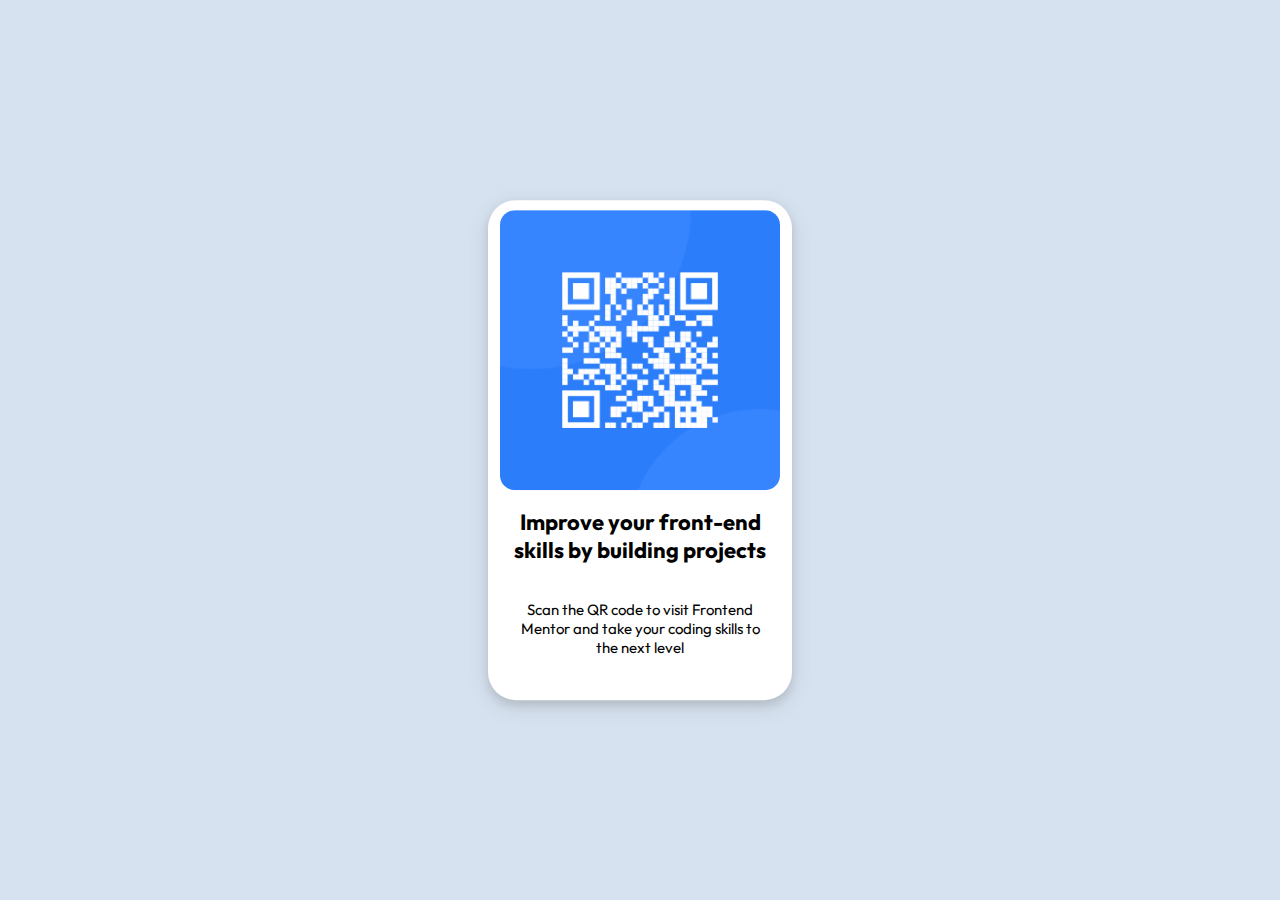
<file: index.html>
<!DOCTYPE html>
<html lang="en">

<head>
  <meta charset="UTF-8">
  <meta name="viewport" content="width=device-width, initial-scale=1.0">
  <link rel="stylesheet" href="https://fonts.googleapis.com/css?family=Sofia">
  <link rel="preconnect" href="https://fonts.googleapis.com">
  <link rel="preconnect" href="https://fonts.gstatic.com" crossorigin>
  <link href="https://fonts.googleapis.com/css2?family=Outfit&display=swap" rel="stylesheet">
  <link rel="icon" type="image/png" sizes="32x32" href="./images/favicon-32x32.png">
  <link rel="stylesheet" href="index.css">
  <title>Frontend Mentor | QR code component</title>
</head>

<body>
  <main role="main">
    <div class="center">
      <div id="image">
        <img src="images/image-qr-code.png" alt="QR CODE">
      </div>
      <div id="fi">
        <h1>Improve your front-end skills by building projects</h1>
        <p>Scan the QR code to visit Frontend Mentor and take your coding skills to the next level</p>
      </div>
    </div>
    </div>
  </main>
</body>

</html>
</file>
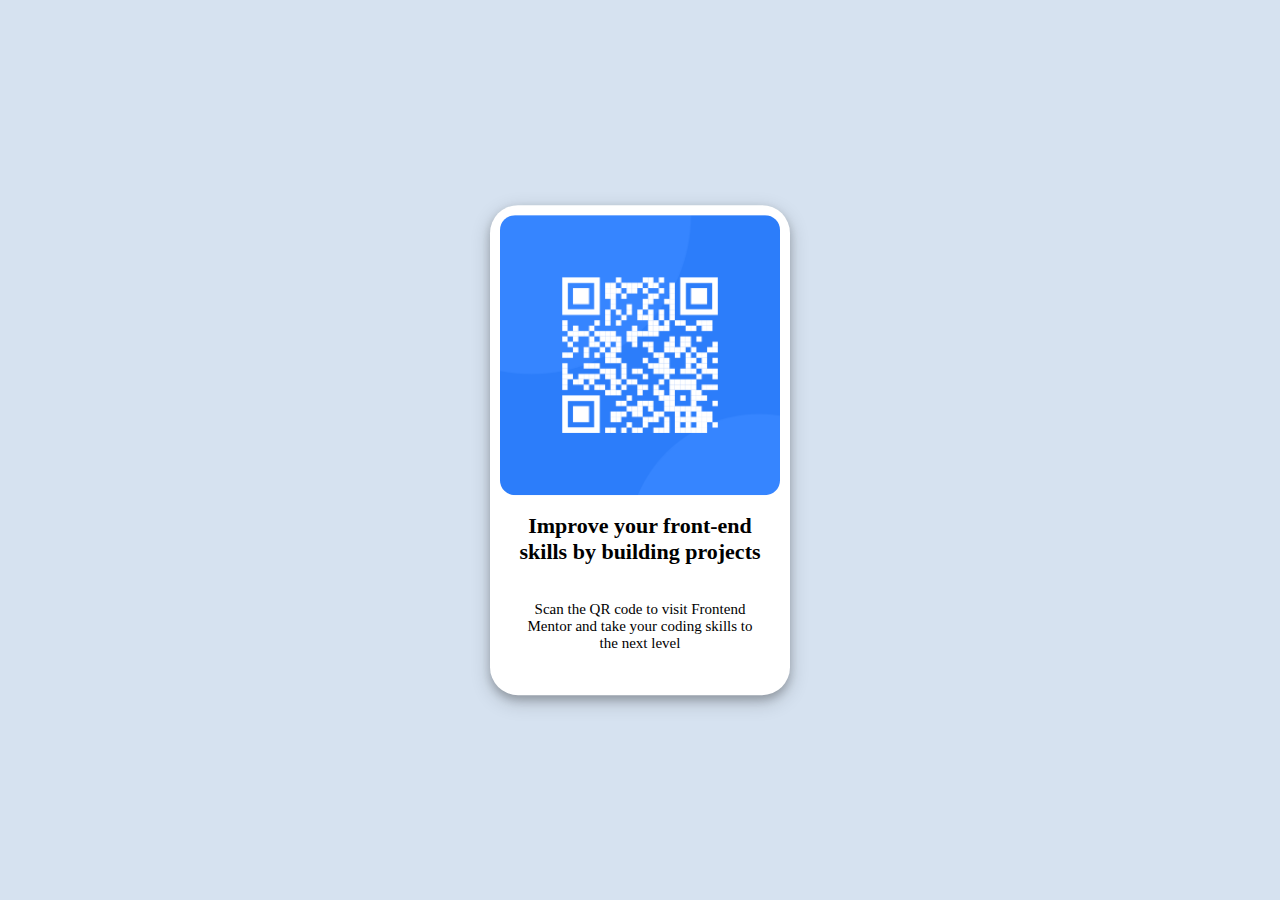
<file: qr-code-component-main/index.html>
<!DOCTYPE html>
<html lang="en">

<head>
  <meta charset="UTF-8">
  <meta name="viewport" content="width=device-width, initial-scale=1.0">
  <link rel="stylesheet" href="https://fonts.googleapis.com/css?family=Sofia">
  <link rel="icon" type="image/png" sizes="32x32" href="./images/favicon-32x32.png">
  <link rel="stylesheet" href="index.css">
  <title>Frontend Mentor | QR code component</title>
</head>

<body>
  <div class="center">
    <div id="image">
      <img src="images/image-qr-code.png">
    </div>
    <div id="fi">
      <h1>Improve your front-end skills by building projects</h1>
      <p>Scan the QR code to visit Frontend Mentor and take your coding skills to the next level</p>
    </div>
  </div>
  </div>
</body>

</html>
</file>
<file: index.css>
*:root{
    font-family: 'Outfit';
    background-color: hsl(212, 45%, 89%);
}
.fi{
    padding: 500px;
}
#pad{
    padding: 1222rem;
}
p{
    font-weight: 400;
    font-size: 15px;
    padding: 18px;
}
h1{
    font-size: 22px;
    font-weight: 700;
    padding: 3px;
}
img{
    display: block;
    width: 280px;
    height: 280px;
    margin: auto;
    border-radius: 15px;
}
.center {
    background-color: hsl(0, 0%, 100%);
    position: absolute;
    top: 50%;
    left: 50%;
    width: 284px;
    border-radius: 28px;
    transform: translate(-50%, -50%);
    padding: 10px;
    text-align: center;
    box-shadow: 0 4px 8px 0 rgba(112, 111, 112, 0.2), 0 6px 20px 0 rgba(109, 109, 109, 0.19);
}
</file>
<file: qr-code-component-main/index.css>
*:root{
    font-family: 'Outfit';
    background-color: hsl(212, 45%, 89%);
}
.fi{
    padding: 500px;
}
p{
    font-weight: 400;
    font-size: 15px;
    padding: 18px;
}
h1{
    font-size: 22px;
    font-weight: 700;
    padding: 3px;
}
img{
    display: block;
    width: 280px;
    height: 280px;
    margin: auto;
    border-radius: 15px;
}
.center {
    background-color: hsl(0, 0%, 100%);
    position: absolute;
    top: 50%;
    left: 50%;
    width: 280px;
    border-radius: 28px;
    transform: translate(-50%, -50%);
    padding: 10px;
    text-align: center;
    box-shadow: 0 4px 8px 0 rgba(0, 0, 0, 0.2), 0 6px 20px 0 rgba(0, 0, 0, 0.19);
}
</file>
